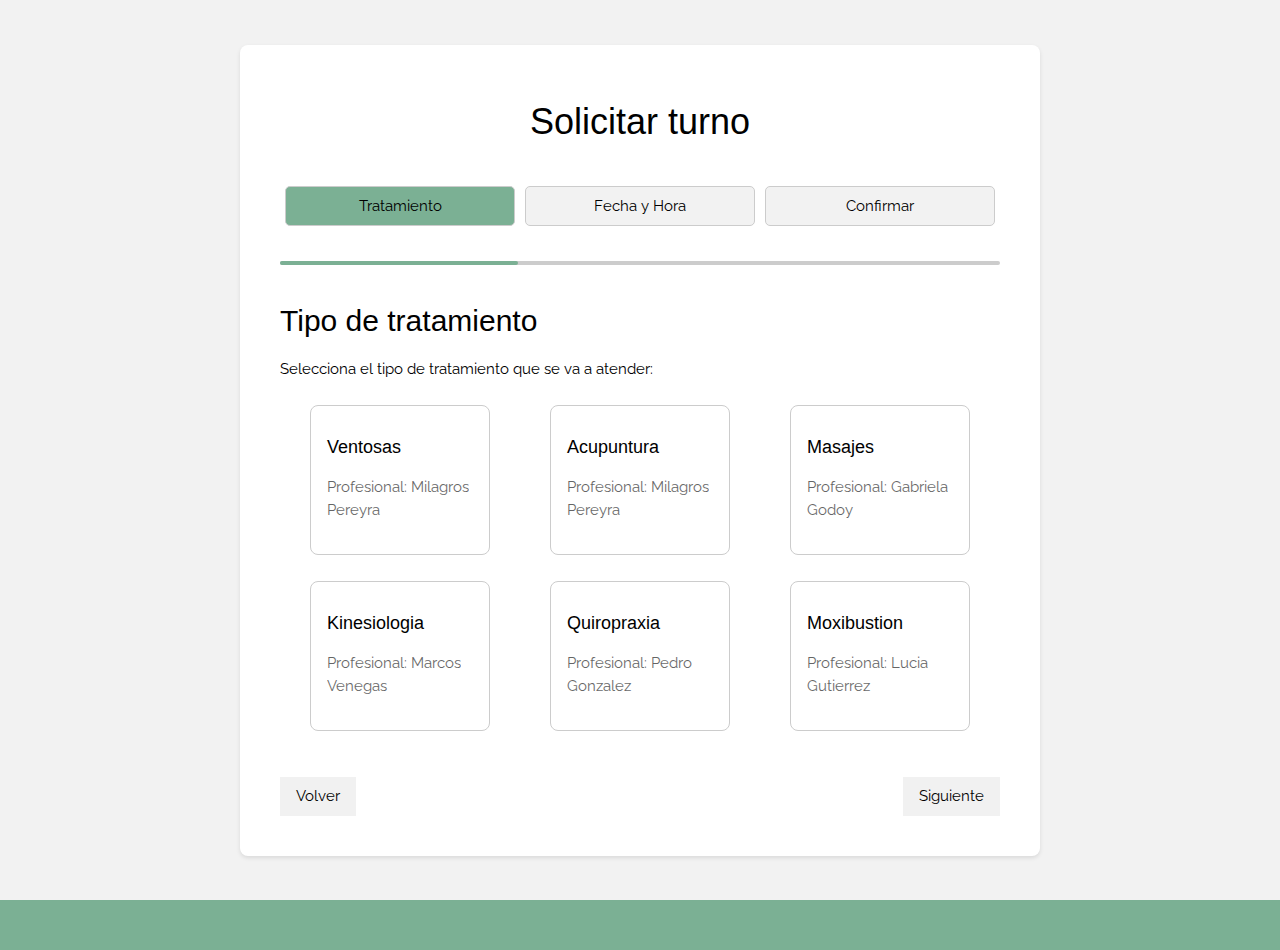
<file: vistas/turnos.html>
<!DOCTYPE html>
<html>
<head>
<title>Milagros Energeticos</title>
<meta charset="UTF-8">
<meta name="viewport" content="width=device-width, initial-scale=1">
<link rel="stylesheet" href="/estilos/style.css">
<link rel="stylesheet" href="/estilos/estilo-turnos.css">
<link rel="stylesheet" href="https://www.w3schools.com/w3css/4/w3.css">
<link rel="stylesheet" href="https://fonts.googleapis.com/css?family=Raleway">
<link rel="stylesheet" href="https://cdnjs.cloudflare.com/ajax/libs/font-awesome/4.7.0/css/font-awesome.min.css">
<link rel="shortcut icon" href="/imagenes/logo.png">
</head>
<body>
  
<header>
  <div w3-include-html="/vistas/header.html"></div>
</header>
<main>
  <!-- Seleccionar tratamiento -->
  <div class="container mySlides">
    <h1>Solicitar turno</h1>
    <br>
    <div class="progress">
      <div class="step active">
        <span class="step-label">Tratamiento</span>
      </div>
      <div class="step">
        <span class="step-label">Fecha y Hora</span>
      </div>
      <div class="step">
        <span class="step-label">Confirmar</span>
      </div>
    </div>

    <div class="progress-bar">
      <div class="progress-bar-fill" style="width: 33%"></div>
    </div>
    <br>
    <h2>Tipo de tratamiento</h2>
    <p>Selecciona el tipo de tratamiento que se va a atender:</p>
    <div class="opciones-tratamiento">
      <div class="w3-col l3 m6 w3-margin-bottom opcion-tratamiento">

        <div class="w3-container">
          <h5>Ventosas</h5>
          <p class="w3-opacity">Profesional: Milagros Pereyra</p>

        </div>
      </div>
      <div class="w3-col l3 m6 w3-margin-bottom opcion-tratamiento">

        <div class="w3-container">
          <h5>Acupuntura</h5>
          <p class="w3-opacity">Profesional: Milagros Pereyra</p>
        </div>

      </div>
      <div class="w3-col l3 m6 w3-margin-bottom opcion-tratamiento">

        <div class="w3-container">
          <h5>Masajes</h5>
          <p class="w3-opacity">Profesional: Gabriela Godoy</p>
        </div>

      </div>
      <div class="w3-col l3 m6 w3-margin-bottom opcion-tratamiento">

        <div class="w3-container">
          <h5>Kinesiologia</h5>
          <p class="w3-opacity">Profesional: Marcos Venegas</p>

        </div>
      </div>
      <div class="w3-col l3 m6 w3-margin-bottom opcion-tratamiento">

        <div class="w3-container">
          <h5>Quiropraxia</h5>
          <p class="w3-opacity">Profesional: Pedro Gonzalez</p>
        </div>

      </div>
      <div class="w3-col l3 m6 w3-margin-bottom opcion-tratamiento">

        <div class="w3-container">
          <h5>Moxibustion</h5>
          <p class="w3-opacity">Profesional: Lucia Gutierrez</p>
        </div>

      </div>
    </div>

    <div class="buttons">

      <a href="../index.html"><button class="w3-button w3-light-grey" onclick="">Volver</button></a>
  <button class="w3-button w3-light-grey" onclick="plusDivs(1)">Siguiente</button>
    </div>
    </div>

<!-- seleccionar fecha y hora -->
<div class="container mySlides">
<h1>Solicitar turno</h1>
<br>
<div class="progress">
  <div class="step active">
    <span class="step-label">Tratamiento</span>
  </div>
  <div class="step"  style="background-color: #7BB094 ;">
    <span class="step-label">Fecha y Hora</span>
  </div>
  <div class="step">
    <span class="step-label">Confirmar</span>
  </div>
</div>

<div class="progress-bar">
  <div class="progress-bar-fill" style="width: 66%"></div>
</div>
<br>
<h2>Fecha y Hora</h2>
<p>Selecciona el dia y horario que se va a atender:</p>
<table>
  <thead>
      <tr>
          <th>Turnos Disponibles</th>
          <th><button>&lt;</button></th>
          <th>Lunes<br>08/07</th>
          <th>Martes<br>09/07</th>
          <th>Miércoles<br>10/07</th>
          <th>Jueves<br>11/07</th>
          <th>Viernes<br>12/07</th>
          <th><button>&gt;</button></th>
      </tr>
  </thead>
  <tbody>
      <tr>
          <td data-label="Turnos Disponibles">13:00 - 14:00</td>
          <td data-label="">&nbsp;</td>
          <td data-label="Lunes 08/07" class="available">13:00</td>
          <td data-label="Martes 09/07">&nbsp;</td>
          <td data-label="Miércoles 10/07" class="available">13:15</td>
          <td data-label="Jueves 11/07">&nbsp;</td>
          <td data-label="Viernes 12/07" class="available">13:30</td>
          <td data-label="">&nbsp;</td>
      </tr>
      <tr>
          <td data-label="Turnos Disponibles">14:00 - 15:00</td>
          <td data-label="">&nbsp;</td>
          <td data-label="Lunes 08/07" class="available">14:00</td>
          <td data-label="Martes 09/07">&nbsp;</td>
          <td data-label="Miércoles 10/07">&nbsp;</td>
          <td data-label="Jueves 11/07">&nbsp;</td>
          <td data-label="Viernes 12/07" class="available">14:30</td>
          <td data-label="">&nbsp;</td>
      </tr>
      <tr>
          <td data-label="Turnos Disponibles">15:00 - 16:00</td>
          <td data-label="">&nbsp;</td>
          <td data-label="Lunes 08/07" class="available">15:00</td>
          <td data-label="Martes 09/07">&nbsp;</td>
          <td data-label="Miércoles 10/07">&nbsp;</td>
          <td data-label="Jueves 11/07">&nbsp;</td>
          <td data-label="Viernes 12/07" class="available">15:45</td>
          <td data-label="">&nbsp;</td>
      </tr>
      <tr>
          <td data-label="Turnos Disponibles">16:00 - 17:00</td>
          <td data-label="">&nbsp;</td>
          <td data-label="Lunes 08/07">&nbsp;</td>
          <td data-label="Martes 09/07" class="available">16:00</td>
          <td data-label="Miércoles 10/07">&nbsp;</td>
          <td data-label="Jueves 11/07" class="available">16:15</td>
          <td data-label="Viernes 12/07">&nbsp;</td>
          <td data-label="">&nbsp;</td>
      </tr>
  </tbody>
</table>

<div class="buttons">
  
  <button class="w3-button w3-light-grey" onclick="plusDivs(-1)">Volver</button>
<button class="w3-button w3-light-grey" onclick="plusDivs(1)">Siguiente</button>
</div>
</div>
<!-- Seleccionar confirmacion -->
<div class="container mySlides ">
<h1>Solicitar turno</h1>
<br>
<div class="progress">
  <div class="step active">
    <span class="step-label">Tratamiento</span>
  </div>
  <div class="step"  style="background-color: #7BB094 ;">
    <span class="step-label">Fecha y Hora</span>
  </div>
  <div class="step active">
    <span class="step-label">Confirmar</span>
  </div>
</div>

<div class="progress-bar">
  <div class="progress-bar-fill" style="width: 100%"></div>
</div>
<br>
<h2>Confirmación del turno</h2>

<div class="confirmacion-turno">
<p>Tratamiento: <b>Ventosas</b></p>
<p>Profesional: <b>Milagros Pereyra</b></p>
<p>Fecha y Hora: <b>Lunes 8/7/2024 13:00hs</b></p>
<p>El costo de la consulta es de $15000</p>
</div>

<div class="buttons">
 
  <button class="w3-button w3-light-grey" onclick="plusDivs(-1)">Volver</button>
<button class="w3-button w3-light-grey" onclick="" id="openPopupBtn">Finalizar</button>
</div>
<br>
<div  class="w3-center">
<a href="../index.html"><button class="w3-button w3-light-grey" onclick="">Cancelar solicititud</button></a>
</div> 
</div>

<div id="popup" class="popup">

<h4>Turno confirmado con éxito ✔️</h4>
<a href="../index.html"><button class="closeBtn" onclick="">Volver al inicio</button></a>
</div>

<div id="overlay" class="overlay"></div>
</main>
<footer>
  <div w3-include-html="/vistas/footer.html"></div>
</footer>
<link rel="stylesheet" href="https://cdnjs.cloudflare.com/ajax/libs/font-awesome/6.4.0/css/all.min.css">
<script src="https://www.w3schools.com/lib/w3.js"></script>
<script>
  w3.includeHTML();
</script>
<script>
  var slideIndex = 1;
  showDivs(slideIndex);
  
  function plusDivs(n) {
    showDivs(slideIndex += n);
  }
  
  function currentDiv(n) {
    showDivs(slideIndex = n);
  }
  
  function showDivs(n) {
    var i;
    var x = document.getElementsByClassName("mySlides");
    var dots = document.getElementsByClassName("demo");
    if (n > x.length) {slideIndex = 1}    
    if (n < 1) {slideIndex = x.length}
    for (i = 0; i < x.length; i++) {
      x[i].style.display = "none";  
    }
    for (i = 0; i < dots.length; i++) {
      dots[i].className = dots[i].className.replace(" w3-red", "");
    }
    x[slideIndex-1].style.display = "block";  
    dots[slideIndex-1].className += " w3-red";
  }
  </script>

<script>
  // Add event listeners to pet options
  const petOptions = document.querySelectorAll('.pet-option');
  petOptions.forEach(option => {
    option.addEventListener('click', () => {
      // Remove active class from all options
      petOptions.forEach(o => o.classList.remove('active'));

      // Add active class to clicked option
      option.classList.add('active');
    });
  });

  // Add event listener to "Volver" button
  const volverButton = document.getElementById('volver');
  volverButton.addEventListener('click', () => {
    // Go back to previous step
    // (Implement logic for navigation)
  });

  // Add event listener to "Siguiente" button
  const siguienteButton = document.getElementById('siguiente');
  siguienteButton.addEventListener('click', () => {
    // Proceed to next step
    // (Implement logic for navigation)
  });
</script>
<script>


  // Modal Image Gallery
  function onClick(element) {
    document.getElementById("img01").src = element.src;
    document.getElementById("modal01").style.display = "block";
    var captionText = document.getElementById("caption");
    captionText.innerHTML = element.alt;
  }


  // Toggle between showing and hiding the sidebar when clicking the menu icon
  var mySidebar = document.getElementById("mySidebar");


  function w3_open() {
    document.getElementById("mySidebar").style.display = "block";
  }

  function w3_close() {
    document.getElementById("mySidebar").style.display = "none";
  }


</script>

<script>
  // Seleccionar todos los elementos con la clase 'color-box'
  const boxes = document.querySelectorAll('.opcion-tratamiento');

  // Añadir un evento de clic a cada elemento
  boxes.forEach(box => {
    box.addEventListener('click', () => {
      box.classList.toggle('clicked');
    });
  });

  // Seleccionar todos los elementos con la clase 'color-box'
  const boxes2 = document.querySelectorAll('.available');

  // Añadir un evento de clic a cada elemento
  boxes2.forEach(box => {
    box.addEventListener('click', () => {
      box.classList.toggle('clicked');
    });
  });
  


</script>

<script>
// Obtén los elementos del DOM
const openPopupBtn = document.getElementById('openPopupBtn');
const popup = document.getElementById('popup');
const overlay = document.getElementById('overlay');

// Función para abrir el popup
openPopupBtn.onclick = function() {
    popup.style.display = 'block';
    overlay.style.display = 'block';
};

// Función para cerrar el popup
function closePopup() {
    popup.style.display = 'none';
    overlay.style.display = 'none';
}
</script>
</body>
</html>
</file>
<file: estilos/style.css>
* {font-family: "Raleway", sans-serif;}

body, html {
  height: 100%;
  line-height: 1.8;
}


.w3-bar .w3-button {
  padding: 16px;
}


body,
h1,
h2,
h3,
h4,
h5,
h6 {
  font-family: "Raleway", sans-serif
}

body,
html {
  height: 100%;
  line-height: 1.8;
}


.w3-bar .w3-button {
  padding: 16px;
}


.logo{
    width: 120px !important;
    height: auto !important;
}

@media (max-width: 768px) {
    .logo{
        width: 60px !important;
        height: auto !important;
    }
}

#myNavbar{
    background-color: #7BB094 !important;
}

.menu-links{
    display: flex;
   align-items: center;
   margin-top: 5px;
   padding: 20px;
}

.w3-card img{
    height: 200px;
    width: auto;
}

#tratamientos{
    margin-left: 25px;
    margin-right: 25px;
}
.imagen-hero{
   
    width: 100%;
    margin-bottom: 80px;
    height: auto;
} 


footer{
    background-color: #7BB094 !important;
    display: flex !important;
    justify-content: space-evenly !important;
    margin: 0 !important;
    width: 100% !important;
    flex-direction: row;
    flex-wrap: wrap;
    padding-top: 20px;

}


footer p{
    margin-top: 50px;
    text-align: center;
}


.medios-de-pago img{
    width: 55px;
    height: auto;

}

.redes {
    text-align: center;
}

.medios-de-pago{
    text-align: center;
    
}

footer div{
    margin-top: 30px;
}

@media (width:800px){
   footer{
    display: flex;
    flex-direction: column;
    
   }


}
</file>
<file: estilos/estilo-turnos.css>
main {
  background-color: #f2f2f2;
  display: flex !important;
  flex-direction: column;
  align-items: center;
  justify-content: center;
  min-height: 100vh;
  margin: 0;
  font-family: "Raleway", sans-serif;
}

.container {
  background-color: white;
  padding: 40px;
  border-radius: 8px;
  box-shadow: 0 2px 4px rgba(0, 0, 0, 0.1);
  width: 80%;
  max-width: 800px;

}

h1 {
  text-align: center;
  margin-bottom: 20px;
}

.progress {
  display: flex;
  justify-content: space-between;
  margin-bottom: 30px;
}

.step {
  display: flex;
  align-items: center;
  justify-content: center;
  width: 20%;
  height: 40px;
  border: 1px solid #ccc;
  border-radius: 5px;
  background-color: #f2f2f2;
  transition: background-color 0.3s ease;
}

.step.active {
  background-color:#7BB094 ;
  width: 40% !important;
}

.step{
  width: 40% !important;
  margin:5px;
}

.progress-bar {
  flex: 1;
  height: 4px;
  background-color: #ccc;
  border-radius: 5px;
}

.progress-bar-fill {
  height: 4px;
  background-color: #7BB094 ;
  border-radius: 5px;
  width: 0%;
  transition: width 0.3s ease;
}


.opciones-tratamiento {
  display: flex;
  flex-direction:row;
  flex-wrap: wrap;
  justify-content: space-around;
  margin-bottom: 30px;
}

.opcion-tratamiento {
  display: flex;
  flex-direction: column;
  align-items: center;
  justify-content: center;
  width: 150px;
  height: 150px;
  border: 1px solid #ccc;
  border-radius: 8px;
  background-color: white;
  cursor: pointer;
  transition: background-color 0.3s ease;
  margin: 10px;
}

.opcion-tratamiento:hover {
  background-color: #f2f2f2;
}

.opcion-tratamiento.clicked {
  background-color:#7BB094 ;
}

.available.clicked {
  background-color:#7BB094 ;
}

.buttons {
  display: flex;
  justify-content: space-between;
}


/*turnos fecha y hora*/
table {
  width: 100%;
  border-collapse: collapse;
  margin-bottom: 10px;
}

th, td {
  text-align: center;
  padding: 10px;
  border: 1px solid #ddd;
}

th {
  background-color: #f2f2f2;
}

.available {
  color: blue;
  cursor: pointer;
}



@media (max-width: 768px) {

  h1{
    font-size: 25px !important;
  }

h2{
  font-size: 20px !important;
}
 
p{
  font-size: 15px !important;
}
  .step{
    font-size: 12px;
    text-align: center;
  }

  table{
    font-size: 12px !important;
  }

  thead {
      display: none;
  }
  tbody, tr, td, th {
      display: block;
      width: 100%;
  }
  tr {
      margin-bottom: 10px;
  }
  td {
      text-align: right;
      padding-left: 50%;
      position: relative;
      padding: 10px;
  }
  td::before {
      content: attr(data-label);
      position: absolute;
      left: 0;
      width: 50%;
      padding-left: 10px;
      text-align: left;
      font-weight: bold;
  }
 

}


/* Estilos para el popup */
.popup {
    display: none;
    position: fixed;
    left: 50%;
    top: 50%;
    transform: translate(-50%, -50%);
    padding: 20px;
    background-color: white;
    box-shadow: 0 0 10px rgba(0, 0, 0, 0.1);
    z-index: 1000;
}

/* Fondo oscuro detrás del popup */
.overlay {
    display: none;
    position: fixed;
    left: 0;
    top: 0;
    width: 100%;
    height: 100%;
    background-color: rgba(0, 0, 0, 0.5);
    z-index: 999;
}

/* Estilos para el botón de volver a inicio */
.closeBtn {
  background-color:#7BB094 ;
    color: white;
    border: none;
    padding: 5px 10px;
    cursor: pointer;
    float: right;
}
</file>
